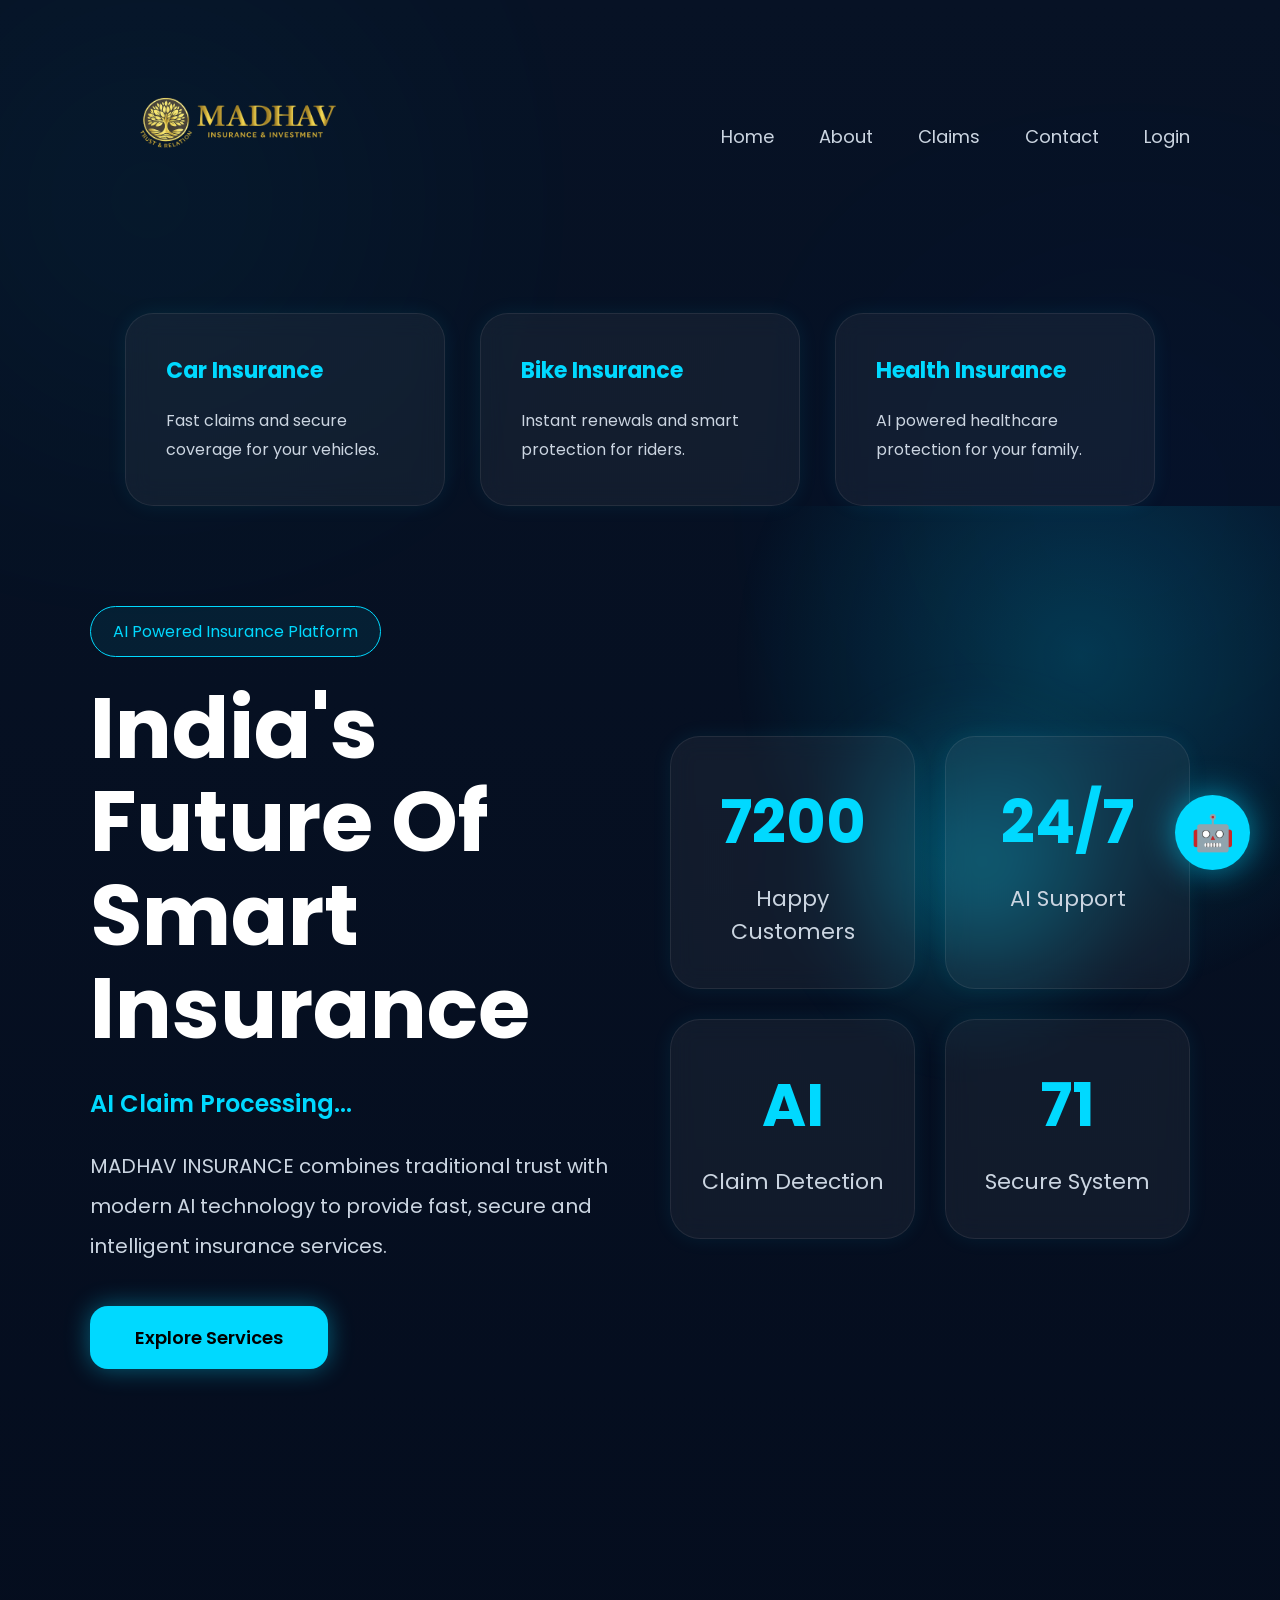
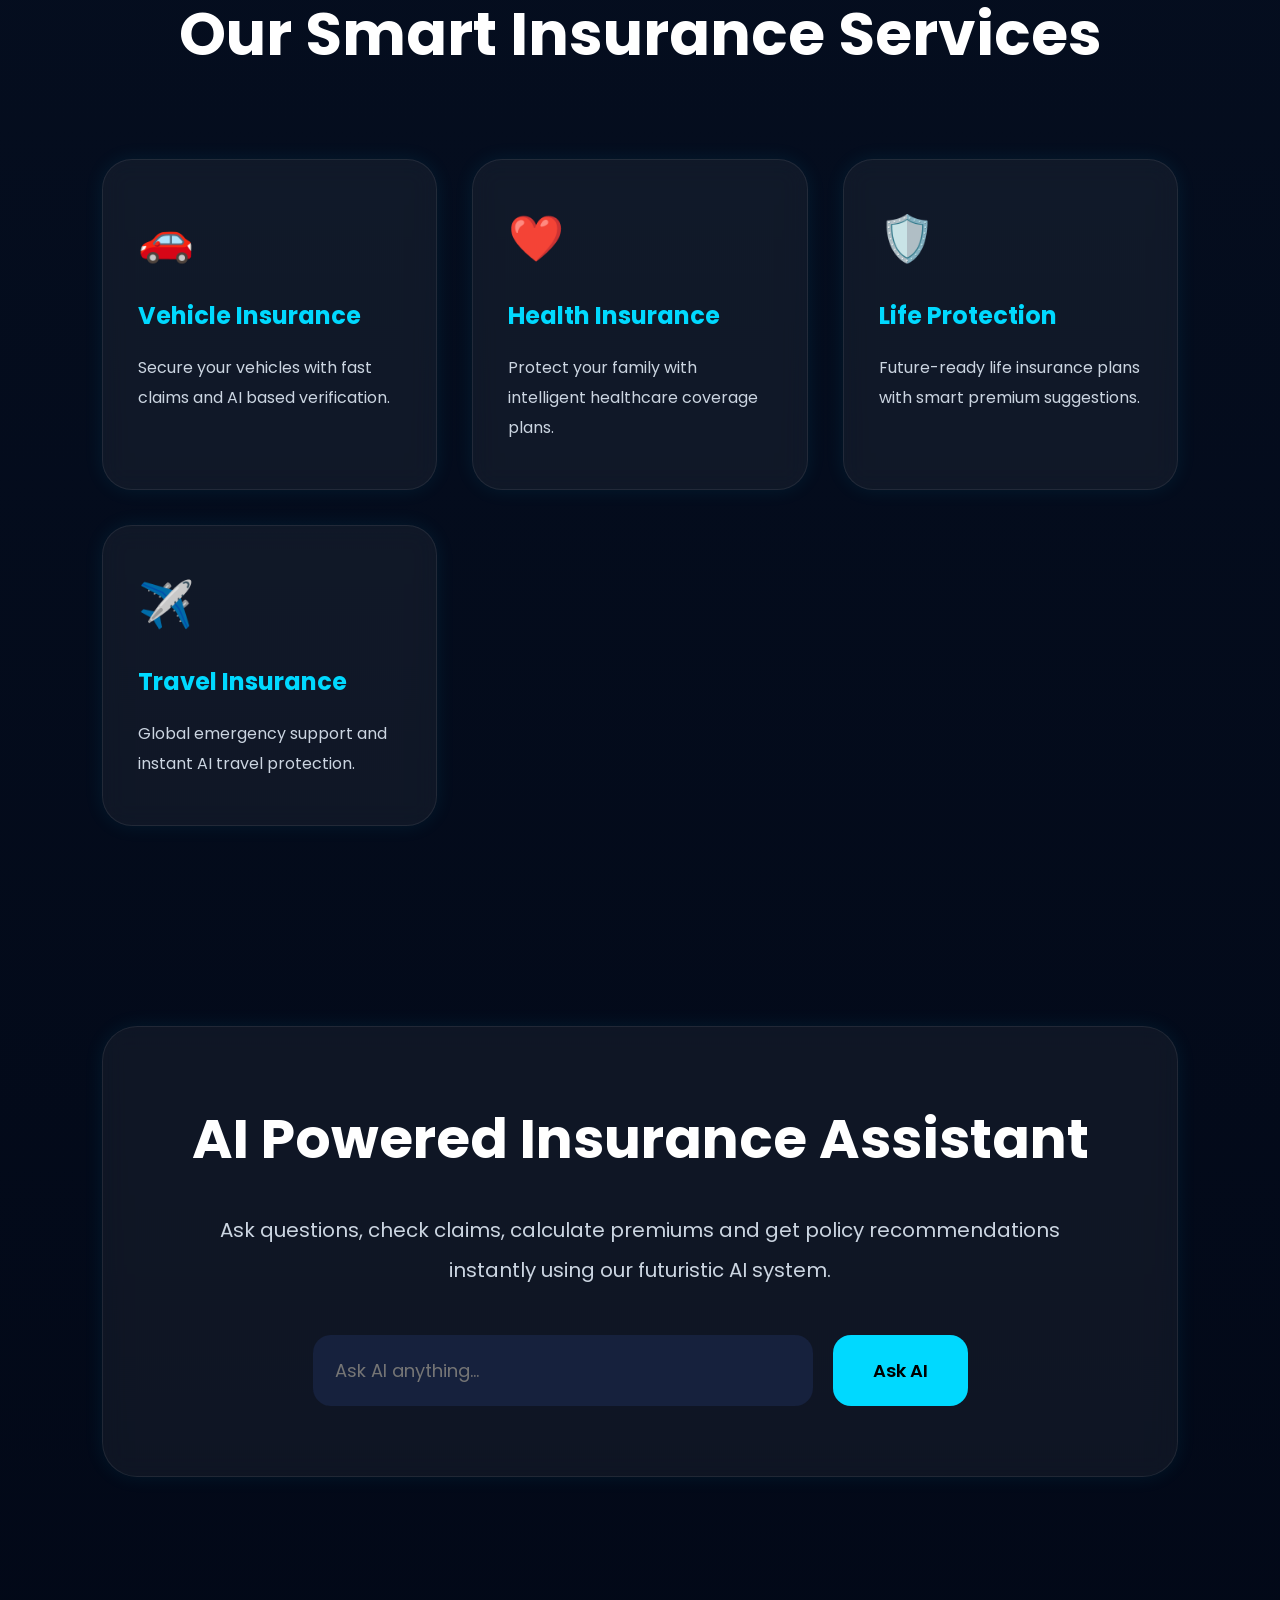
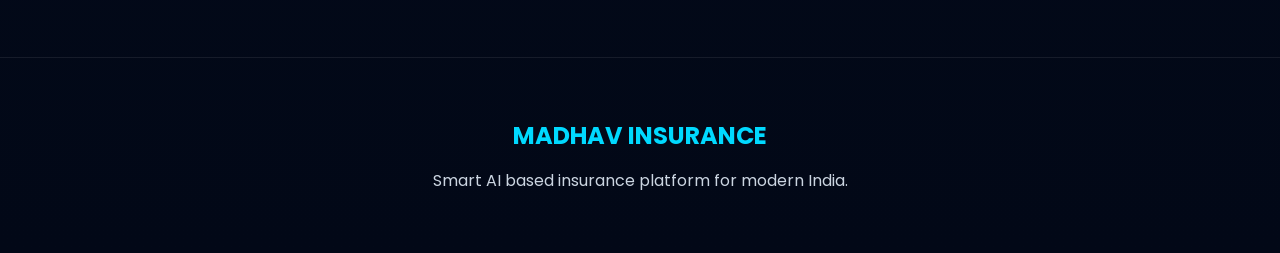
<file: index.html>
<!DOCTYPE html>
<html lang="en">

<head>

    <meta charset="UTF-8">

    <meta name="viewport" content="width=device-width, initial-scale=1.0">

    <title>Madhav Insurance</title>

    <!-- CSS -->

    <link rel="stylesheet" href="style.css">

    <!-- GOOGLE FONT -->

    <link rel="preconnect" href="https://fonts.googleapis.com">

    <link rel="preconnect" href="https://fonts.gstatic.com" crossorigin>

    <link href="https://fonts.googleapis.com/css2?family=Poppins:wght@300;400;500;600;700;800&display=swap"
        rel="stylesheet">

</head>

<body>

    <!-- SCROLL BAR -->

    <div class="progress-bar"></div>

    <!-- GLOW BACKGROUND -->

    <div class="glow glow1"></div>

    <div class="glow glow2"></div>

    <!-- NAVBAR -->

    <nav>

        <div class="logo">

            <img src="./images/logo.webp" alt="logo">

        </div>

        <ul>

            <li><a href="index.html">Home</a></li>

            <li><a href="pages/about.html">About</a></li>

            <li><a href="pages/claims.html">Claims</a></li>

            <li><a href="pages/contact.html">Contact</a></li>

            <li><a href="pages/login.html">Login</a></li>

        </ul>

    </nav>



    <!-- TOP CARDS -->

    <section class="top-cards">

        <div class="mini-card glass reveal">

            <h2>Car Insurance</h2>

            <p>
                Fast claims and secure coverage for your vehicles.
            </p>

        </div>

        <div class="mini-card glass reveal">

            <h2>Bike Insurance</h2>

            <p>
                Instant renewals and smart protection for riders.
            </p>

        </div>

        <div class="mini-card glass reveal">

            <h2>Health Insurance</h2>

            <p>
                AI powered healthcare protection for your family.
            </p>

        </div>

    </section>



    <!-- HERO SECTION -->

    <section class="hero">

        <!-- LEFT -->

        <div class="hero-left reveal">

            <span class="hero-tag">
                AI Powered Insurance Platform
            </span>

            <h1>
                India's Future Of Smart Insurance
            </h1>

            <div class="typing-box">

                <span id="typing"></span>

            </div>

            <p>

                MADHAV INSURANCE combines traditional trust with modern AI technology
                to provide fast, secure and intelligent insurance services.

            </p>

            <button class="hero-btn">

                Explore Services

            </button>

        </div>



        <!-- RIGHT -->

        <div class="hero-right">

            <div class="stat-card glass reveal floating-card-animation">

                <h2 class="counter" data-target="10000">0</h2>

                <span>Happy Customers</span>

            </div>

            <div class="stat-card glass reveal floating-card-animation">

                <h2>24/7</h2>

                <span>AI Support</span>

            </div>

            <div class="stat-card glass reveal floating-card-animation">

                <h2>AI</h2>

                <span>Claim Detection</span>

            </div>

            <div class="stat-card glass reveal floating-card-animation">

                <h2 class="counter" data-target="99">0</h2>

                <span>Secure System</span>

            </div>

        </div>



        <!-- AI ORB -->

        <div class="ai-orb"></div>

    </section>



    <!-- SERVICES -->

    <section class="services">

        <h1 class="section-title reveal">

            Our Smart Insurance Services

        </h1>

        <div class="service-container">

            <!-- CARD 1 -->

            <div class="service-card glass reveal">

                <div class="service-icon">🚗</div>

                <h2>Vehicle Insurance</h2>

                <p>
                    Secure your vehicles with fast claims and AI based verification.
                </p>

            </div>

            <!-- CARD 2 -->

            <div class="service-card glass reveal">

                <div class="service-icon">❤️</div>

                <h2>Health Insurance</h2>

                <p>
                    Protect your family with intelligent healthcare coverage plans.
                </p>

            </div>

            <!-- CARD 3 -->

            <div class="service-card glass reveal">

                <div class="service-icon">🛡️</div>

                <h2>Life Protection</h2>

                <p>
                    Future-ready life insurance plans with smart premium suggestions.
                </p>

            </div>

            <!-- CARD 4 -->

            <div class="service-card glass reveal">

                <div class="service-icon">✈️</div>

                <h2>Travel Insurance</h2>

                <p>
                    Global emergency support and instant AI travel protection.
                </p>

            </div>

        </div>

    </section>



    <!-- AI SECTION -->

    <section class="ai-section">

        <div class="ai-content glass reveal">

            <h1>

                AI Powered Insurance Assistant

            </h1>

            <p>

                Ask questions, check claims, calculate premiums and get policy recommendations instantly using our futuristic AI system.

            </p>

            <div class="ai-search">

                <input type="text" placeholder="Ask AI anything...">

                <button>

                    Ask AI

                </button>

            </div>

        </div>

    </section>



    <!-- CHATBOT -->

    <div class="chatbot-container">

        <!-- HEADER -->

        <div class="chat-header">

            <h3>AI Assistant</h3>

            <span id="close-chat">✖</span>

        </div>

        <!-- BODY -->

        <div class="chat-body">

            <div class="bot-message">

                👋 Hello! How can I help you today?

            </div>

        </div>

        <!-- INPUT -->

        <div class="chat-input">

            <input type="text" placeholder="Type your message...">

            <button id="send-btn">

                Send

            </button>

        </div>

    </div>



    <!-- FLOATING AI -->

    <div class="ai-float">

        🤖

    </div>



    <!-- FOOTER -->

    <footer>

        <h2>

            MADHAV INSURANCE

        </h2>

        <p>

            Smart AI based insurance platform for modern India.

        </p>

    </footer>



    <!-- JS -->

    <script src="script.js"></script>

</body>

</html>
</file>
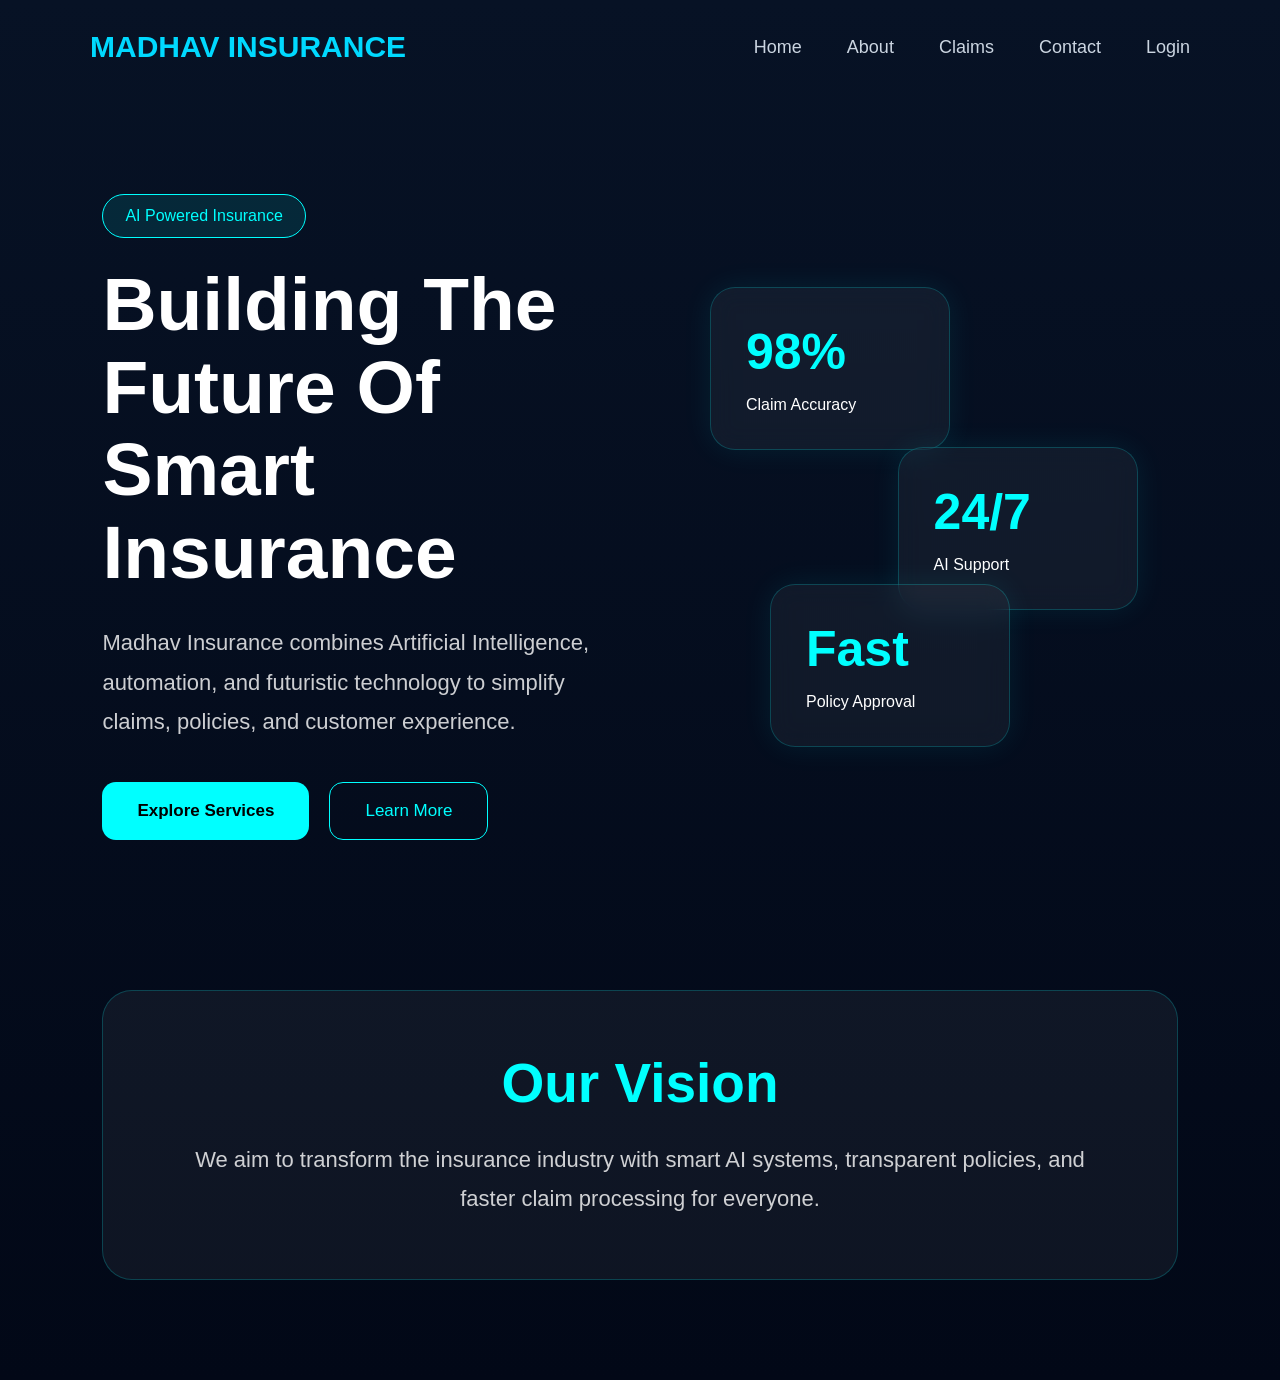
<file: pages/about.html>
<!DOCTYPE html>
<html lang="en">

<head>

    <meta charset="UTF-8">

    <meta name="viewport" content="width=device-width, initial-scale=1.0">

    <title>About Us</title>

    <link rel="stylesheet" href="../style.css">

</head>

<body>

    <!-- NAVBAR -->

    <nav class="navbar">

        <div class="logo">
            MADHAV INSURANCE
        </div>

        <ul class="nav-links">

            <li><a href="../index.html">Home</a></li>

            <li><a href="about.html">About</a></li>

            <li><a href="claims.html">Claims</a></li>

            <li><a href="contact.html">Contact</a></li>

            <li><a href="login.html">Login</a></li>

        </ul>

    </nav>



    <!-- ABOUT HERO -->

    <section class="about-modern">

        <!-- LEFT -->

        <div class="about-left">

            <span class="about-tag">
                AI Powered Insurance
            </span>

            <h1>
                Building The Future Of Smart Insurance
            </h1>

            <p>
                Madhav Insurance combines Artificial Intelligence,
                automation, and futuristic technology to simplify
                claims, policies, and customer experience.
            </p>

            <div class="about-buttons">

                <button class="primary-btn">
                    Explore Services
                </button>

                <button class="secondary-btn">
                    Learn More
                </button>

            </div>

        </div>



        <!-- RIGHT -->

        <div class="about-right">

            <div class="floating-card card1">
                <h2>98%</h2>
                <p>Claim Accuracy</p>
            </div>

            <div class="floating-card card2">
                <h2>24/7</h2>
                <p>AI Support</p>
            </div>

            <div class="floating-card card3">
                <h2>Fast</h2>
                <p>Policy Approval</p>
            </div>

        </div>

    </section>



    <!-- MISSION SECTION -->

    <section class="mission-modern">

        <div class="mission-box">

            <h2>Our Vision</h2>

            <p>
                We aim to transform the insurance industry
                with smart AI systems, transparent policies,
                and faster claim processing for everyone.
            </p>

        </div>

    </section>

</body>

</html>
</file>
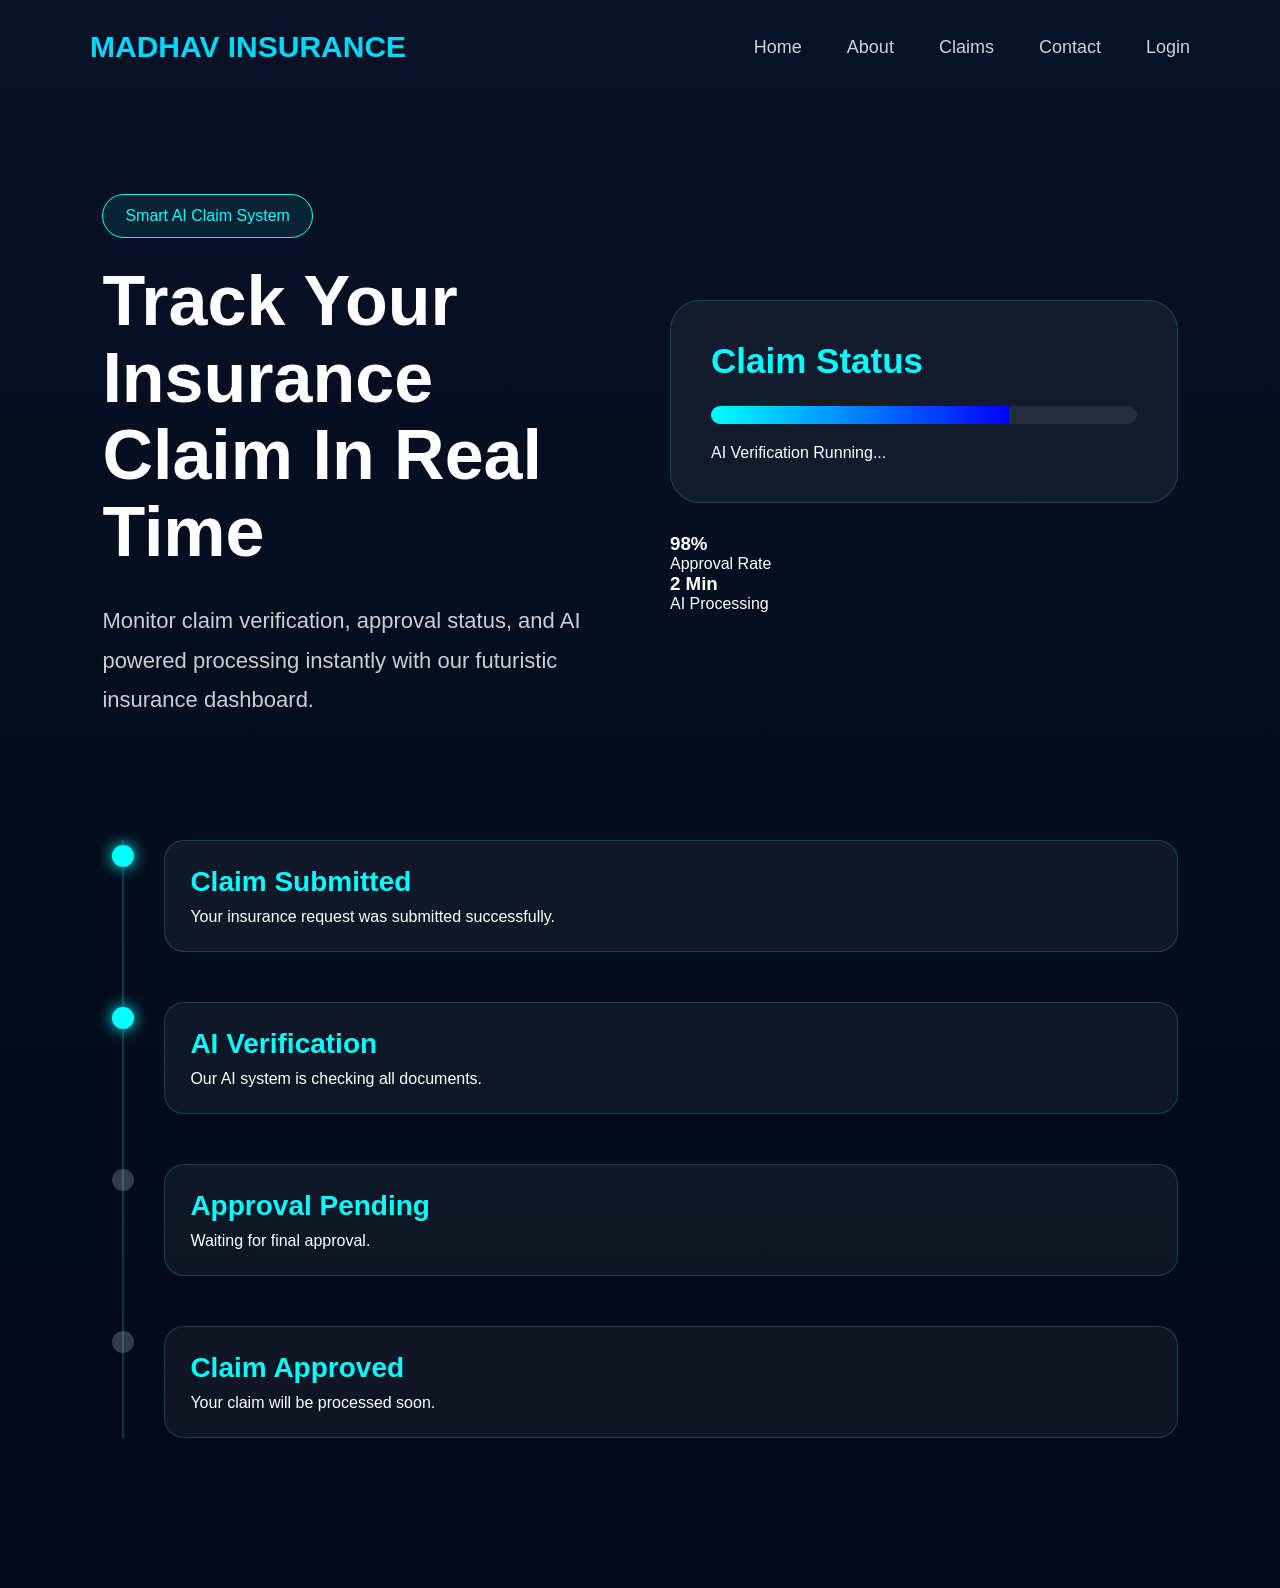
<file: pages/claims.html>
<!DOCTYPE html>
<html lang="en">

<head>

    <meta charset="UTF-8">

    <meta name="viewport" content="width=device-width, initial-scale=1.0">

    <title>Claims</title>

    <link rel="stylesheet" href="../style.css">

</head>

<body>

    <!-- NAVBAR -->

    <nav class="navbar">

        <div class="logo">
            MADHAV INSURANCE
        </div>

        <ul class="nav-links">

            <li><a href="../index.html">Home</a></li>

            <li><a href="about.html">About</a></li>

            <li><a href="claims.html">Claims</a></li>

            <li><a href="contact.html">Contact</a></li>

            <li><a href="login.html">Login</a></li>

        </ul>

    </nav>



    <!-- CLAIMS HERO -->

    <section class="claims-modern">

        <!-- LEFT SIDE -->

        <div class="claims-left">

            <span class="claim-tag">
                Smart AI Claim System
            </span>

            <h1>
                Track Your Insurance Claim In Real Time
            </h1>

            <p>
                Monitor claim verification, approval status,
                and AI powered processing instantly with
                our futuristic insurance dashboard.
            </p>

        </div>



        <!-- RIGHT SIDE -->

        <div class="claims-right">

            <div class="claim-status-card">

                <h2>Claim Status</h2>

                <div class="progress-box">

                    <div class="progress-bar-fill"></div>

                </div>

                <p>AI Verification Running...</p>

            </div>



            <div class="mini-stats">

                <div class="mini-claim-card">
                    <h3>98%</h3>
                    <span>Approval Rate</span>
                </div>

                <div class="mini-claim-card">
                    <h3>2 Min</h3>
                    <span>AI Processing</span>
                </div>

            </div>

        </div>

    </section>



    <!-- TIMELINE -->

    <section class="timeline-section">

        <div class="timeline-box">

            <div class="timeline-item active">

                <div class="circle"></div>

                <div class="timeline-content">

                    <h3>Claim Submitted</h3>

                    <p>
                        Your insurance request was submitted successfully.
                    </p>

                </div>

            </div>



            <div class="timeline-item active">

                <div class="circle"></div>

                <div class="timeline-content">

                    <h3>AI Verification</h3>

                    <p>
                        Our AI system is checking all documents.
                    </p>

                </div>

            </div>



            <div class="timeline-item">

                <div class="circle"></div>

                <div class="timeline-content">

                    <h3>Approval Pending</h3>

                    <p>
                        Waiting for final approval.
                    </p>

                </div>

            </div>



            <div class="timeline-item">

                <div class="circle"></div>

                <div class="timeline-content">

                    <h3>Claim Approved</h3>

                    <p>
                        Your claim will be processed soon.
                    </p>

                </div>

            </div>

        </div>

    </section>

</body>

</html>
</file>
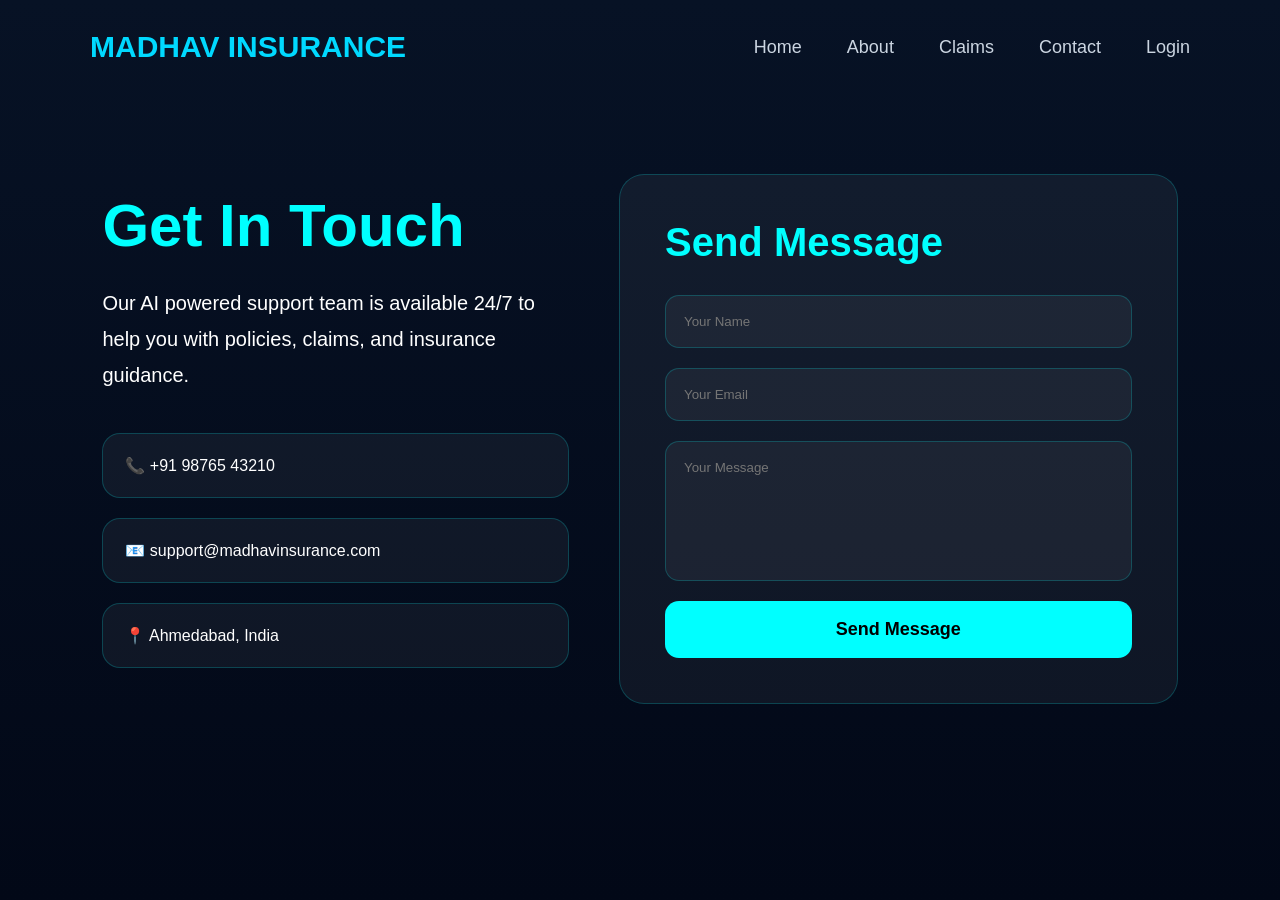
<file: pages/contact.html>
<!DOCTYPE html>
<html lang="en">

<head>

    <meta charset="UTF-8">

    <meta name="viewport" content="width=device-width, initial-scale=1.0">

    <title>Contact</title>

    <link rel="stylesheet" href="../style.css">

</head>

<body>

    <!-- NAVBAR -->

    <nav class="navbar">

        <div class="logo">
            MADHAV INSURANCE
        </div>

        <ul class="nav-links">

            <li><a href="../index.html">Home</a></li>

            <li><a href="about.html">About</a></li>

            <li><a href="claims.html">Claims</a></li>

            <li><a href="contact.html">Contact</a></li>

            <li><a href="login.html">Login</a></li>

        </ul>

    </nav>



    <!-- CONTACT PAGE -->

    <section class="contact-page">

        <!-- LEFT SIDE -->

        <div class="contact-info">

            <h1>Get In Touch</h1>

            <p>
                Our AI powered support team is available
                24/7 to help you with policies,
                claims, and insurance guidance.
            </p>

            <div class="info-card">
                📞 +91 98765 43210
            </div>

            <div class="info-card">
                📧 support@madhavinsurance.com
            </div>

            <div class="info-card">
                📍 Ahmedabad, India
            </div>

        </div>



        <!-- RIGHT SIDE -->

        <div class="contact-form-box">

            <h2>Send Message</h2>

            <form>

                <input type="text" placeholder="Your Name">

                <input type="email" placeholder="Your Email">

                <textarea placeholder="Your Message"></textarea>

                <button type="submit">
                    Send Message
                </button>

            </form>

        </div>

    </section>

</body>

</html>
</file>
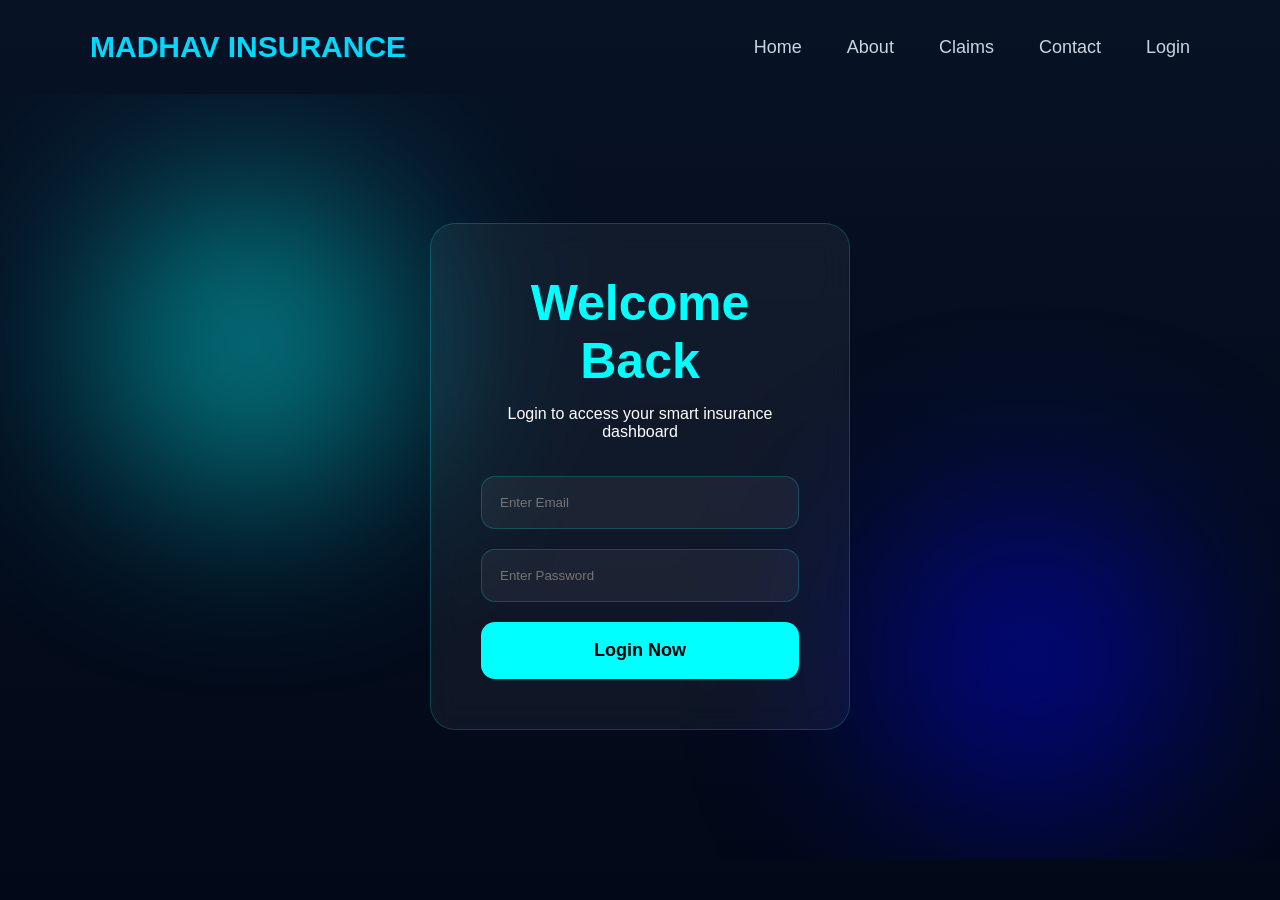
<file: pages/login.html>
<!DOCTYPE html>
<html lang="en">

<head>

    <meta charset="UTF-8">

    <meta name="viewport" content="width=device-width, initial-scale=1.0">

    <title>Login</title>

    <link rel="stylesheet" href="../style.css">

</head>

<body class="login-body">

    <!-- NAVBAR -->

    <nav class="navbar">

        <div class="logo">
            MADHAV INSURANCE
        </div>

        <ul class="nav-links">

            <li><a href="../index.html">Home</a></li>

            <li><a href="about.html">About</a></li>

            <li><a href="claims.html">Claims</a></li>

            <li><a href="contact.html">Contact</a></li>

            <li><a href="login.html">Login</a></li>

        </ul>

    </nav>



    <!-- LOGIN SECTION -->

    <section class="login-section">

        <!-- GLOW CIRCLES -->

        <div class="glow-circle one"></div>

        <div class="glow-circle two"></div>



        <!-- LOGIN BOX -->

        <div class="login-box">

            <h1>Welcome Back</h1>

            <p>
                Login to access your smart insurance dashboard
            </p>

            <form>

                <input type="email" placeholder="Enter Email">

                <input type="password" placeholder="Enter Password">

                <button type="submit">
                    Login Now
                </button>

            </form>

        </div>

    </section>

</body>

</html>
</file>
<file: style.css>
/* =========================================
   MADHAV INSURANCE - FINAL CLEAN CSS
========================================= */

*{
    margin:0;
    padding:0;
    box-sizing:border-box;
    font-family:'Poppins',sans-serif;
}

body{
    background:linear-gradient(to bottom,#071225,#020817);
    color:white;
    overflow-x:hidden;
    min-height:100vh;
    position:relative;
}

/* =========================================
   GLOW BACKGROUND
========================================= */

.glow{
    position:absolute;
    border-radius:50%;
    filter:blur(150px);
    z-index:0;
}

.glow1{
    width:300px;
    height:300px;
    background:#00d9ff;
    opacity:0.12;
    top:50px;
    left:0;
}

.glow2{
    width:300px;
    height:300px;
    background:#004cff;
    opacity:0.10;
    right:0;
    top:350px;
}

/* =========================================
   NAVBAR
========================================= */

nav,
.navbar{
    width:100%;
    padding:30px 90px;
    display:flex;
    justify-content:space-between;
    align-items:center;
    position:relative;
    z-index:100;
}

.logo{
    color:#00d9ff;
    font-size:30px;
    font-weight:700;
}

.logo img{
    width:300px;
}

nav ul,
.nav-links{
    display:flex;
    list-style:none;
    gap:45px;
}

nav ul li a,
.nav-links a{
    text-decoration:none;
    color:#cbd5e1;
    font-size:18px;
    transition:0.3s;
}

nav ul li a:hover,
.nav-links a:hover{
    color:#00d9ff;
}

/* =========================================
   GLASS EFFECT
========================================= */

.glass{
    background:rgba(255,255,255,0.05);
    border:1px solid rgba(255,255,255,0.08);
    backdrop-filter:blur(12px);
    box-shadow:0 0 20px rgba(0,217,255,0.08);
    overflow:hidden;
    position:relative;
}

/* =========================================
   TOP CARDS
========================================= */

.top-cards{
    width:100%;
    display:flex;
    justify-content:center;
    gap:35px;
    flex-wrap:wrap;
    padding-top:40px;
    position:relative;
    z-index:10;
}

.mini-card{
    width:320px;
    padding:40px;
    border-radius:28px;
    transition:0.4s;
    background:rgba(255,255,255,0.05);
    border:1px solid rgba(255,255,255,0.08);
    backdrop-filter:blur(12px);
}

.mini-card:hover{
    transform:translateY(-12px) scale(1.03);
    box-shadow:
        0 0 25px rgba(0,217,255,0.2),
        0 0 40px rgba(0,217,255,0.1);
}

.mini-card h2{
    color:#00d9ff;
    margin-bottom:20px;
    font-size:22px;
}

.mini-card p{
    color:#cbd5e1;
    line-height:1.8;
}

/* =========================================
   HERO SECTION
========================================= */

.hero{
    width:100%;
    min-height:90vh;

    display:flex;
    justify-content:space-between;
    align-items:center;
    gap:60px;

    padding:100px 90px;

    position:relative;
    z-index:10;

    flex-wrap:wrap;
}

.hero-left{
    flex:1;
    min-width:320px;
}

.hero-tag{
    display:inline-block;
    padding:12px 22px;
    border-radius:30px;
    border:1px solid #00d9ff;
    color:#00d9ff;
    margin-bottom:25px;
    background:rgba(0,217,255,0.08);
}

.hero-left h1{
    font-size:85px;
    line-height:1.1;
    margin-bottom:30px;
}

.hero-left p{
    color:#cbd5e1;
    font-size:20px;
    line-height:2;
    max-width:750px;
}

.hero-btn{
    margin-top:40px;
    border:none;
    padding:18px 45px;
    background:#00d9ff;
    color:black;
    border-radius:18px;
    font-size:18px;
    font-weight:600;
    cursor:pointer;
    transition:0.4s;
    box-shadow:0 0 25px rgba(0,217,255,0.4);
}

.hero-btn:hover{
    transform:scale(1.06);
    box-shadow:
        0 0 25px rgba(0,217,255,0.5),
        0 0 60px rgba(0,217,255,0.2);
}

/* =========================================
   HERO RIGHT STATS
========================================= */

.hero-right{
    flex:1;
    display:grid;
    grid-template-columns:repeat(2,1fr);
    gap:30px;
    min-width:320px;
}

.stat-card{
    background:rgba(255,255,255,0.05);
    border-radius:30px;
    padding:40px 30px;
    text-align:center;
    min-height:220px;
    border:1px solid rgba(255,255,255,0.08);
    backdrop-filter:blur(12px);
    transition:0.4s;
}

.stat-card:hover{
    transform:translateY(-10px);
    box-shadow:0 0 35px rgba(0,217,255,0.2);
}

.stat-card h2{
    font-size:60px;
    color:#00d9ff;
    margin-bottom:15px;
}

.stat-card span{
    color:#cbd5e1;
    font-size:22px;
}

/* =========================================
   SERVICES
========================================= */

.services{
    width:100%;
    padding:120px 8%;
    position:relative;
    z-index:10;
}

.section-title{
    text-align:center;
    font-size:60px;
    margin-bottom:80px;
}

.service-container{
    display:grid;
    grid-template-columns:repeat(auto-fit,minmax(280px,1fr));
    gap:35px;
}

.service-card{
    background:rgba(255,255,255,0.05);
    border:1px solid rgba(255,255,255,0.08);
    border-radius:30px;
    padding:45px 35px;
    backdrop-filter:blur(12px);
    transition:0.4s;
}

.service-card:hover{
    transform:translateY(-15px) scale(1.02);
    box-shadow:
        0 0 25px rgba(0,217,255,0.2),
        0 0 50px rgba(0,217,255,0.1);
}

.service-icon{
    font-size:45px;
    margin-bottom:25px;
}

.service-card h2{
    margin-bottom:20px;
    color:#00d9ff;
}

.service-card p{
    color:#cbd5e1;
    line-height:1.9;
}

/* =========================================
   AI SECTION
========================================= */

.ai-section{
    width:100%;
    padding:80px 8%;
    position:relative;
    z-index:10;
}

.ai-content{
    padding:70px;
    border-radius:35px;
    text-align:center;
    background:rgba(255,255,255,0.05);
    border:1px solid rgba(255,255,255,0.08);
    backdrop-filter:blur(12px);
}

.ai-content h1{
    font-size:55px;
    margin-bottom:30px;
}

.ai-content p{
    font-size:20px;
    color:#cbd5e1;
    line-height:2;
    max-width:900px;
    margin:auto;
}

.ai-search{
    margin-top:45px;
    display:flex;
    justify-content:center;
    gap:20px;
    flex-wrap:wrap;
}

.ai-search input{
    width:500px;
    padding:22px;
    border:none;
    outline:none;
    border-radius:18px;
    background:#16213d;
    color:white;
    font-size:18px;
}

.ai-search button{
    padding:22px 40px;
    border:none;
    background:#00d9ff;
    color:black;
    border-radius:18px;
    font-size:18px;
    font-weight:600;
    cursor:pointer;
}

/* =========================================
   ABOUT PAGE
========================================= */

.about-modern{
    display:flex;
    justify-content:space-between;
    align-items:center;
    gap:60px;
    padding:100px 8%;
    flex-wrap:wrap;
}

.about-left{
    flex:1;
    min-width:320px;
}

.about-tag{
    display:inline-block;
    background:rgba(0,255,255,0.1);
    border:1px solid cyan;
    padding:12px 22px;
    border-radius:30px;
    color:cyan;
    margin-bottom:25px;
}

.about-left h1{
    font-size:75px;
    line-height:1.1;
    margin-bottom:30px;
}

.about-left p{
    font-size:22px;
    line-height:1.8;
    color:rgba(255,255,255,0.8);
    max-width:700px;
}

.about-buttons{
    display:flex;
    gap:20px;
    margin-top:40px;
    flex-wrap:wrap;
}

.primary-btn,
.secondary-btn{
    padding:18px 35px;
    border-radius:14px;
    font-size:17px;
    cursor:pointer;
    transition:0.3s;
}

.primary-btn{
    background:cyan;
    color:black;
    border:none;
    font-weight:bold;
}

.secondary-btn{
    background:transparent;
    border:1px solid cyan;
    color:cyan;
}

.about-right{
    flex:1;
    min-width:320px;
    position:relative;
    height:500px;
}

.floating-card{
    position:absolute;
    width:240px;
    background:rgba(255,255,255,0.05);
    border:1px solid rgba(0,255,255,0.2);
    backdrop-filter:blur(12px);
    border-radius:25px;
    padding:35px;
    box-shadow:0 0 30px rgba(0,255,255,0.08);
}

.floating-card h2{
    font-size:50px;
    color:cyan;
    margin-bottom:15px;
}

.card1{
    top:20px;
    left:40px;
}

.card2{
    top:180px;
    right:40px;
}

.card3{
    bottom:20px;
    left:100px;
}

.mission-modern{
    padding:50px 8% 100px;
}

.mission-box{
    background:rgba(255,255,255,0.05);
    border:1px solid rgba(0,255,255,0.2);
    border-radius:30px;
    padding:60px;
    text-align:center;
}

.mission-box h2{
    font-size:55px;
    color:cyan;
    margin-bottom:25px;
}

.mission-box p{
    font-size:22px;
    line-height:1.8;
    max-width:900px;
    margin:auto;
    color:rgba(255,255,255,0.8);
}

/* =========================================
   CLAIMS PAGE
========================================= */

.claims-modern{
    display:flex;
    justify-content:space-between;
    align-items:center;
    gap:60px;
    padding:100px 8%;
    flex-wrap:wrap;
}

.claims-left{
    flex:1;
    min-width:320px;
}

.claim-tag{
    display:inline-block;
    padding:12px 22px;
    border-radius:30px;
    border:1px solid cyan;
    color:cyan;
    background:rgba(0,255,255,0.08);
    margin-bottom:25px;
}

.claims-left h1{
    font-size:70px;
    line-height:1.1;
    margin-bottom:30px;
}

.claims-left p{
    font-size:22px;
    line-height:1.8;
    color:rgba(255,255,255,0.8);
}

.claims-right{
    flex:1;
    min-width:320px;
}

.claim-status-card{
    background:rgba(255,255,255,0.05);
    border:1px solid rgba(0,255,255,0.2);
    border-radius:30px;
    padding:40px;
    margin-bottom:30px;
}

.claim-status-card h2{
    font-size:35px;
    color:cyan;
    margin-bottom:25px;
}

.progress-box{
    width:100%;
    height:18px;
    background:rgba(255,255,255,0.08);
    border-radius:20px;
    overflow:hidden;
    margin-bottom:20px;
}

.progress-bar-fill{
    width:70%;
    height:100%;
    background:linear-gradient(to right,cyan,blue);
}

.timeline-section{
    padding:20px 8% 100px;
}

.timeline-box{
    border-left:2px solid rgba(0,255,255,0.2);
    margin-left:20px;
    padding-left:40px;
}

.timeline-item{
    position:relative;
    margin-bottom:50px;
}

.circle{
    width:22px;
    height:22px;
    border-radius:50%;
    background:rgba(255,255,255,0.2);
    position:absolute;
    left:-52px;
    top:5px;
}

.timeline-item.active .circle{
    background:cyan;
    box-shadow:0 0 15px cyan;
}

.timeline-content{
    background:rgba(255,255,255,0.05);
    border:1px solid rgba(0,255,255,0.2);
    border-radius:20px;
    padding:25px;
}

.timeline-content h3{
    color:cyan;
    margin-bottom:10px;
    font-size:28px;
}

/* =========================================
   CONTACT PAGE
========================================= */

.contact-page{
    display:flex;
    justify-content:center;
    align-items:center;
    gap:50px;
    padding:80px 8%;
    flex-wrap:wrap;
}

.contact-info{
    flex:1;
    min-width:320px;
}

.contact-info h1{
    font-size:60px;
    color:cyan;
    margin-bottom:25px;
}

.contact-info p{
    font-size:20px;
    line-height:1.8;
    margin-bottom:40px;
}

.info-card{
    background:rgba(255,255,255,0.05);
    border:1px solid rgba(0,255,255,0.2);
    padding:22px;
    border-radius:18px;
    margin-bottom:20px;
}

.contact-form-box{
    flex:1;
    min-width:320px;
    background:rgba(255,255,255,0.05);
    border:1px solid rgba(0,255,255,0.2);
    border-radius:25px;
    padding:45px;
}

.contact-form-box h2{
    font-size:40px;
    color:cyan;
    margin-bottom:30px;
}

.contact-form-box form{
    display:flex;
    flex-direction:column;
    gap:20px;
}

.contact-form-box input,
.contact-form-box textarea{
    background:rgba(255,255,255,0.05);
    border:1px solid rgba(0,255,255,0.2);
    padding:18px;
    border-radius:14px;
    color:white;
    outline:none;
}

.contact-form-box textarea{
    height:140px;
    resize:none;
}

.contact-form-box button{
    background:cyan;
    color:black;
    padding:18px;
    border:none;
    border-radius:14px;
    font-size:18px;
    font-weight:bold;
    cursor:pointer;
}

/* =========================================
   LOGIN PAGE
========================================= */

.login-body{
    overflow:hidden;
}

.login-section{
    position:relative;
    display:flex;
    justify-content:center;
    align-items:center;
    min-height:85vh;
    overflow:hidden;
}

.glow-circle{
    position:absolute;
    border-radius:50%;
    filter:blur(100px);
    opacity:0.5;
}

.glow-circle.one{
    width:300px;
    height:300px;
    background:cyan;
    top:100px;
    left:100px;
}

.glow-circle.two{
    width:300px;
    height:300px;
    background:blue;
    bottom:50px;
    right:100px;
}

.login-box{
    position:relative;
    z-index:2;
    width:420px;
    background:rgba(255,255,255,0.05);
    border:1px solid rgba(0,255,255,0.2);
    border-radius:25px;
    padding:50px;
    backdrop-filter:blur(15px);
    text-align:center;
}

.login-box h1{
    font-size:50px;
    color:cyan;
    margin-bottom:15px;
}

.login-box p{
    margin-bottom:35px;
}

.login-box form{
    display:flex;
    flex-direction:column;
    gap:20px;
}

.login-box input{
    padding:18px;
    border-radius:14px;
    border:1px solid rgba(0,255,255,0.2);
    background:rgba(255,255,255,0.05);
    color:white;
    outline:none;
}

.login-box button{
    padding:18px;
    border:none;
    border-radius:14px;
    background:cyan;
    color:black;
    font-size:18px;
    font-weight:bold;
    cursor:pointer;
}

/* =========================================
   CHATBOT
========================================= */

.chatbot-container{
    position:fixed;
    right:30px;
    bottom:120px;
    width:350px;
    background:rgba(10,20,40,0.95);
    border:1px solid rgba(255,255,255,0.08);
    backdrop-filter:blur(15px);
    border-radius:25px;
    overflow:hidden;
    z-index:1000;
    display:none;
}

.chat-header{
    display:flex;
    justify-content:space-between;
    align-items:center;
    padding:20px;
    background:#00d9ff;
    color:black;
}

.chat-body{
    height:300px;
    padding:20px;
    overflow-y:auto;
}

.bot-message{
    background:#16213d;
    padding:15px;
    border-radius:15px;
    color:white;
    margin-bottom:15px;
}

.chat-input{
    display:flex;
    padding:15px;
    gap:10px;
}

.chat-input input{
    flex:1;
    padding:14px;
    border:none;
    outline:none;
    border-radius:12px;
    background:#16213d;
    color:white;
}

.chat-input button{
    border:none;
    padding:14px 20px;
    background:#00d9ff;
    color:black;
    border-radius:12px;
    cursor:pointer;
}

/* =========================================
   FLOATING AI
========================================= */

.ai-float{
    position:fixed;
    right:30px;
    bottom:30px;
    width:75px;
    height:75px;
    background:#00d9ff;
    border-radius:50%;
    display:flex;
    justify-content:center;
    align-items:center;
    font-size:35px;
    cursor:pointer;
    z-index:999;
    box-shadow:0 0 35px rgba(0,217,255,0.6);
}

/* =========================================
   FOOTER
========================================= */

footer{
    width:100%;
    padding:60px 20px;
    text-align:center;
    margin-top:100px;
    border-top:1px solid rgba(255,255,255,0.08);
}

footer h2{
    color:#00d9ff;
    margin-bottom:15px;
}

footer p{
    color:#cbd5e1;
}

/* =========================================
   SCROLL BAR
========================================= */

.progress-bar{
    position:fixed;
    top:0;
    left:0;
    width:0%;
    height:4px;
    background:#00d9ff;
    z-index:99999;
    box-shadow:0 0 20px #00d9ff;
}

/* =========================================
   RESPONSIVE
========================================= */

@media(max-width:1200px){

    .hero,
    .about-modern,
    .claims-modern{
        flex-direction:column;
    }

    .hero-left h1,
    .about-left h1,
    .claims-left h1{
        font-size:60px;
    }

}

@media(max-width:900px){

    nav,
    .navbar{
        padding:25px;
    }

    nav ul,
    .nav-links{
        display:none;
    }

    .hero,
    .services,
    .ai-section,
    .about-modern,
    .claims-modern,
    .contact-page{
        padding:80px 25px;
    }

    .hero-right{
        width:100%;
        grid-template-columns:1fr;
    }

    .about-right{
        height:auto;
        display:flex;
        flex-direction:column;
        gap:25px;
    }

    .floating-card{
        position:relative;
        width:100%;
        left:0;
        right:0;
        top:0;
        bottom:0;
    }
}/* =========================================
   PREMIUM EFFECTS
========================================= */

/* HERO GLOW */

.hero{
    position:relative;
    overflow:hidden;
}

.hero::before{
    content:"";
    position:absolute;
    width:700px;
    height:700px;
    background:radial-gradient(circle,#00d9ff33,transparent 70%);
    top:-200px;
    right:-150px;
    animation:pulseGlow 6s infinite ease-in-out;
    z-index:0;
}

@keyframes pulseGlow{

    0%{
        transform:scale(1);
    }

    50%{
        transform:scale(1.15);
    }

    100%{
        transform:scale(1);
    }
}

/* HERO CONTENT */

.hero-left,
.hero-right{
    position:relative;
    z-index:2;
}

/* TYPING */

.typing-box{
    margin-bottom:25px;
    font-size:24px;
    color:#00d9ff;
    font-weight:600;
    min-height:35px;
}

/* FLOATING CARDS */

.floating-card-animation{
    animation:floatCard 4s ease-in-out infinite;
}

.floating-card-animation:nth-child(2){
    animation-delay:1s;
}

.floating-card-animation:nth-child(3){
    animation-delay:2s;
}

.floating-card-animation:nth-child(4){
    animation-delay:3s;
}

@keyframes floatCard{

    0%{
        transform:translateY(0px);
    }

    50%{
        transform:translateY(-12px);
    }

    100%{
        transform:translateY(0px);
    }
}

/* AI ORB */

.ai-orb{
    position:absolute;
    width:350px;
    height:350px;
    border-radius:50%;
    background:radial-gradient(circle,#00d9ff55,transparent 70%);
    right:10%;
    top:20%;
    filter:blur(30px);
    animation:rotateOrb 10s linear infinite;
}

@keyframes rotateOrb{

    from{
        transform:rotate(0deg);
    }

    to{
        transform:rotate(360deg);
    }
}

/* PREMIUM HOVER */

.stat-card{
    transition:0.5s;
}
/* =========================
   MOBILE RESPONSIVE FIX
========================= */

@media(max-width:768px){

    /* NAVBAR */

    nav{
        padding:20px;
        flex-direction:column;
        gap:15px;
    }

    .nav-links{
        flex-wrap:wrap;
        justify-content:center;
        gap:15px;
    }

    .logo img{
        width:180px;
    }

    /* HERO SECTION */

    .hero{
        padding-top:120px;
        flex-direction:column;
        text-align:center;
        gap:40px;
    }

    .hero-left{
        width:100%;
        padding:20px;
    }

    .hero-right{
        width:100%;
        display:flex;
        justify-content:center;
        flex-wrap:wrap;
        gap:20px;
    }

    /* CHATBOT FIX */

    .chatbot-box{
        width:95% !important;
        left:10px !important;
        right:10px !important;
        bottom:90px !important;
    }

    .chat-input{
        display:flex;
        gap:10px;
    }

    .chat-input input{
        width:100%;
    }

    .chat-input button{
        width:auto;
        padding:12px 18px;
        font-size:16px;
    }

}

.stat-card:hover{
    transform:translateY(-15px) scale(1.03);
    box-shadow:
        0 0 30px rgba(0,217,255,0.3),
        0 0 80px rgba(0,217,255,0.15);
}
/* =========================
   MOBILE NAVBAR FIX
========================= */

@media(max-width:768px){

    .navbar{
        display:flex;
        flex-direction:column;
        align-items:center;
        justify-content:center;
        padding:15px 10px;
        gap:15px;
    }

    .nav-links{
        display:flex;
        flex-wrap:wrap;
        justify-content:center;
        align-items:center;
        gap:12px;
        width:100%;
    }

    .nav-links li{
        list-style:none;
    }

    .nav-links a{
        font-size:14px;
        padding:8px 12px;
    }

    .logo img{
        width:180px;
        max-width:90%;
    }

}
/* =========================
   FINAL MOBILE TOP FIX
========================= */

@media(max-width:768px){

    .navbar{
        position:relative;
        z-index:9999;
        display:flex;
        flex-direction:column;
        align-items:center;
        justify-content:center;
        gap:15px;
        padding:20px 10px;
    }

    .nav-links{
        display:flex;
        flex-wrap:wrap;
        justify-content:center;
        gap:12px;
        width:100%;
    }

    .nav-links a{
        font-size:14px;
        padding:8px 12px;
    }

    .hero,
    .top-cards{
        margin-top:40px;
    }

}
</file>
